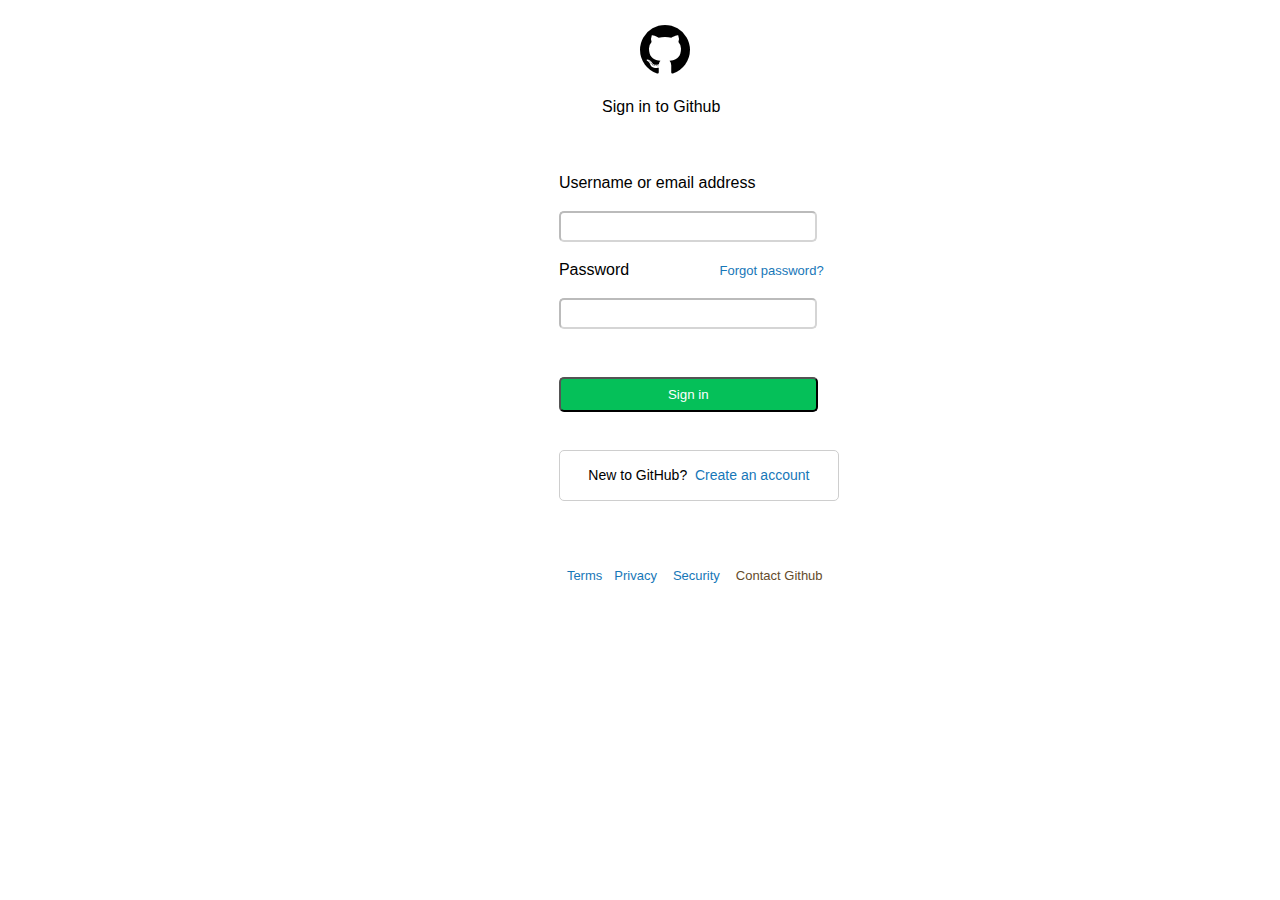
<file: github.html>
<!DOCTYPE html>
<html>
  <head>
    <meta name="viewport" content="width=device-width, initial-scale=1">
    <link rel="stylesheet"
    href="https://cdnjs.cloudflare.com/ajax/libs/font-awesome/4.7.0/css/font-awesome.min.css">
    <style>
      .new-button:hover{
        background-color: rgb(17, 141, 17);
        
      }
      .new-button{
        cursor: pointer;
      }
      .form{
        max-width: 280px;
        margin-left: 42%;
        border-radius: 5px;
        background-color:white;
        padding: 20px;
      
    </style>
    
  </head>
  <body style="line-height: 1.5;">
     <i class="fa fa-github" style="font-size: 58px; color:black; margin-left: 50%;margin-top: 1%;"></i>
     <p style="margin-left: 47%;font-family:-apple-system, BlinkMacSystemFont, 'Segoe UI', Roboto, Oxygen, Ubuntu, Cantarell, 'Open Sans', 'Helvetica Neue', sans-serif;">Sign in to Github</p>
     <div class="form">
     <form>
       <p style="margin-left: 0; font-family: -apple-system, BlinkMacSystemFont, 'Segoe UI', Roboto, Oxygen, Ubuntu, Cantarell, 'Open Sans', 'Helvetica Neue', sans-serif;">Username or email address</p>
       <input placeholder="" style="margin-left: 0;font-family: -apple-system, BlinkMacSystemFont, 'Segoe UI', Roboto, Oxygen, Ubuntu, Cantarell, 'Open Sans', 'Helvetica Neue', sans-serif; width: 250px; height:25px;opacity: 0.3;border-radius: 5px;"  required/>
       <p style="margin-left: 0;font-family: -apple-system, BlinkMacSystemFont, 'Segoe UI', Roboto, Oxygen, Ubuntu, Cantarell, 'Open Sans', 'Helvetica Neue', sans-serif;">Password<span> <a href="#", style="text-decoration: none; font-size:13px; padding-left: 86px;color: rgb(23, 119, 184);">Forgot password?</a></span></p>
       <input placeholder="" style="margin-left: 0;font-family: -apple-system, BlinkMacSystemFont, 'Segoe UI', Roboto, Oxygen, Ubuntu, Cantarell, 'Open Sans', 'Helvetica Neue', sans-serif; width: 250px;height: 25px;opacity: 0.3;border-radius: 5px;"></form>
     <br><br><button class="new-button"  style="background-color: rgb(5, 192, 89);border-radius: 5px; height:35px ; color: white; width:259px; font-family:-apple-system, BlinkMacSystemFont, 'Segoe UI', Roboto, Oxygen, Ubuntu, Cantarell, 'Open Sans', 'Helvetica Neue', sans-serif;">Sign in</button>
   <br><br><p style="border: 1px rgb(206, 206, 206) solid;border-radius: 5px; text-align: center;padding: 14px;font-family: -apple-system, BlinkMacSystemFont, 'Segoe UI', Roboto, Oxygen, Ubuntu, Cantarell, 'Open Sans', 'Helvetica Neue', sans-serif;font-size: 14px;">New to GitHub?&nbsp;&nbsp;<a href="#" style="color: rgb(23, 119, 184);text-decoration: none;">Create an account</a></p>
     <br><br>&nbsp;&nbsp<a href="#" style="font-size: small;text-decoration: none; font-family: -apple-system, BlinkMacSystemFont, 'Segoe UI', Roboto, Oxygen, Ubuntu, Cantarell, 'Open Sans', 'Helvetica Neue', sans-serif; color: rgb(23, 119, 184);">Terms</a>  &nbsp;&nbsp;<a href="#" style="font-size: small;font-family: -apple-system, BlinkMacSystemFont, 'Segoe UI', Roboto, Oxygen, Ubuntu, Cantarell, 'Open Sans', 'Helvetica Neue', sans-serif;text-decoration: none; color: rgb(23, 119, 184);">Privacy</a> &nbsp;&nbsp; <a href="#" style="font-size: small;font-family: -apple-system, BlinkMacSystemFont, 'Segoe UI', Roboto, Oxygen, Ubuntu, Cantarell, 'Open Sans', 'Helvetica Neue', sans-serif;text-decoration: none; color:rgb(23, 119, 184);">Security</a> &nbsp;&nbsp; <a href="#" style="font-size: small;text-decoration: none;color: rgb(100, 76, 43);font-family: -apple-system, BlinkMacSystemFont, 'Segoe UI', Roboto, Oxygen, Ubuntu, Cantarell, 'Open Sans', 'Helvetica Neue', sans-serif;">Contact Github</a>
    </div>
  </body>
</html>
</file>
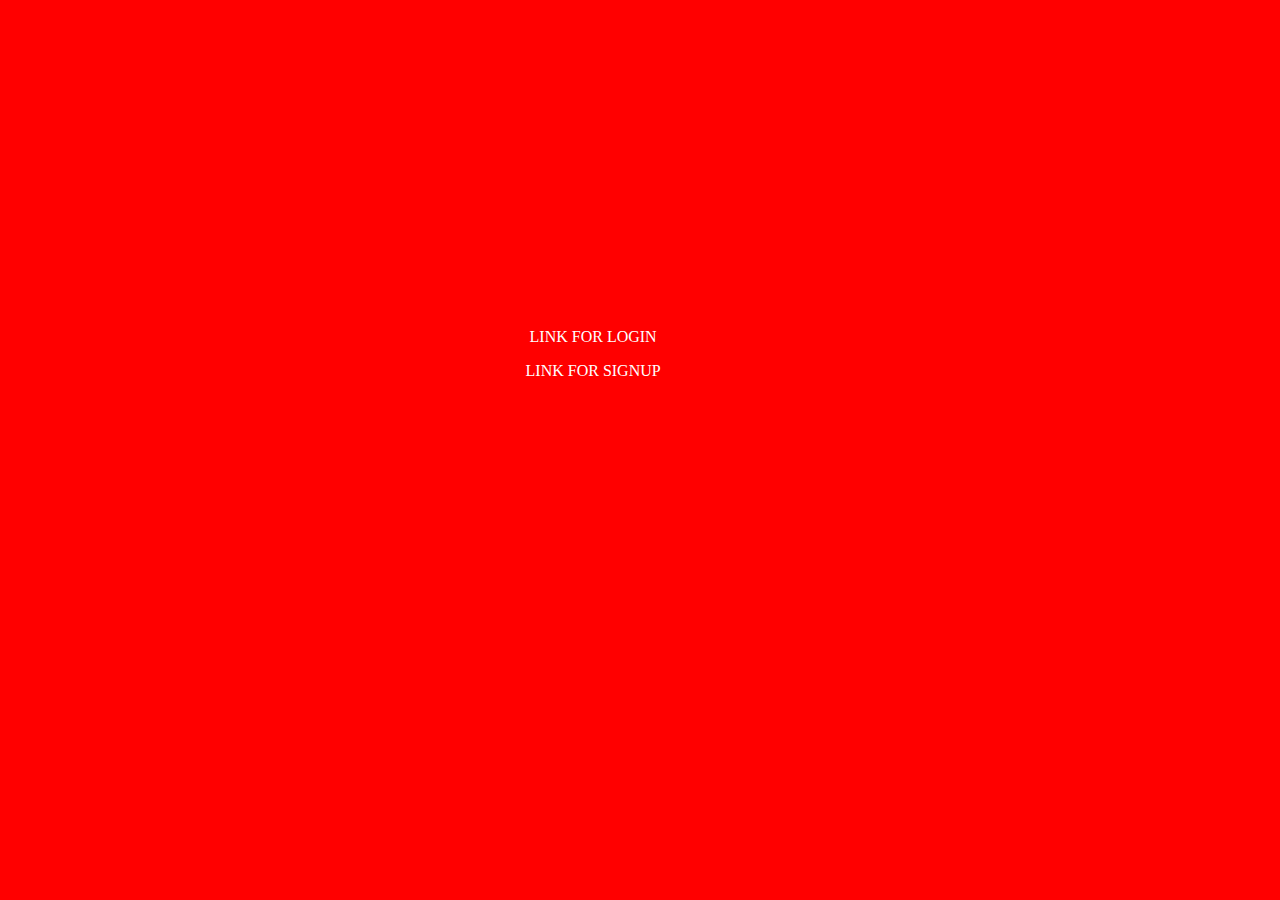
<file: LINK.html>
<html>
    <head>
        <body style="background-color:red; text-align: center; padding: 25%;background-image:url(https://promo.com/tools/image-resizer/static/Pattern_image-8c050053eab884e51b8599607865d112.jpg) ; ">
            <p style="color: white; text-align: center;">LINK FOR LOGIN<a style="color:red;" href="login.html">CLICK HERE</a></p>
            <P style="color: white;text-align: center;">LINK FOR SIGNUP<a style="color:red;" href="test.html">CLICK HERE</a></P>
        </body>
    </head>
</html>
</file>
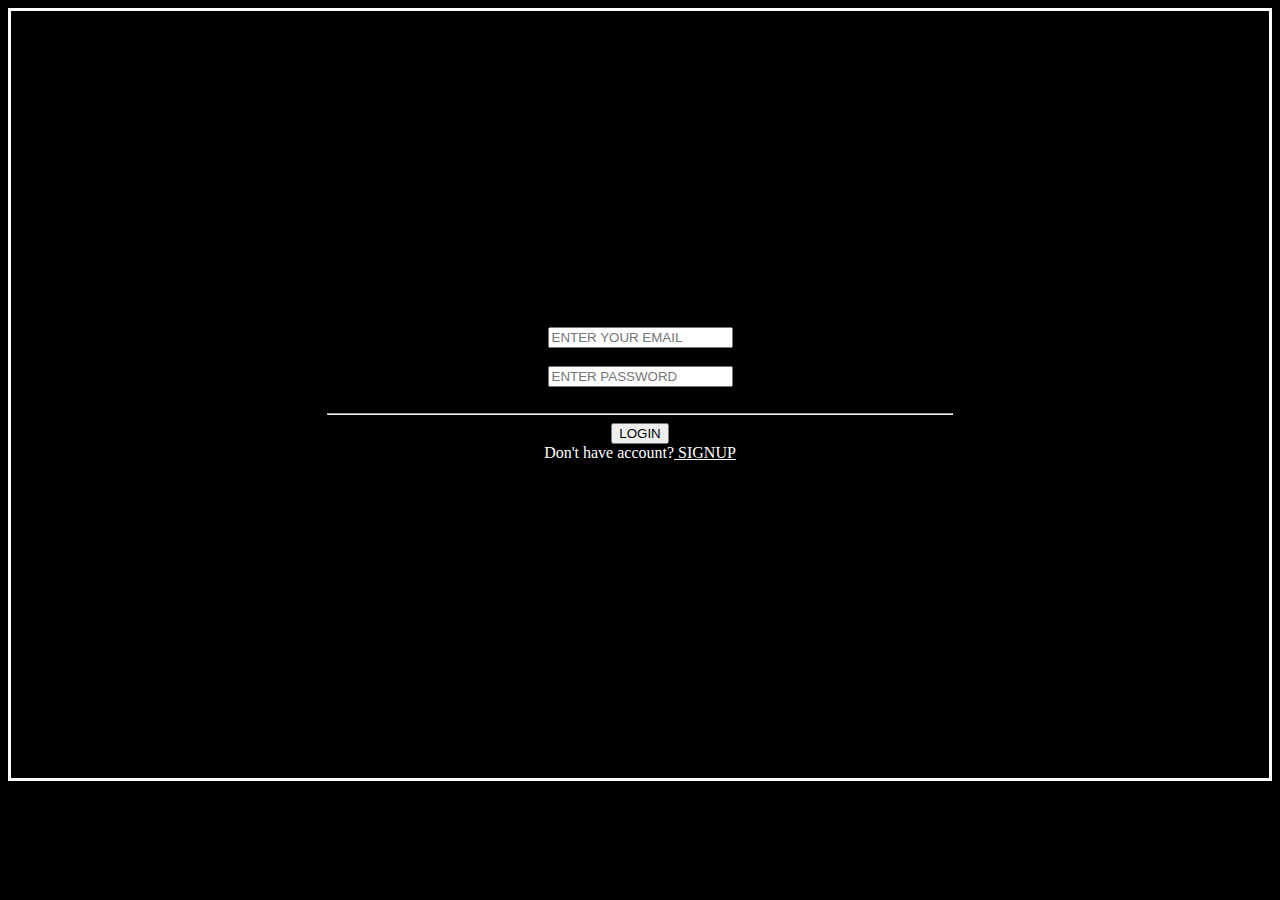
<file: login.html>
<html>

<head>
  <title> JIET WEBSITE </title>
</head>
<body
  style="background-color:black; background-image:url(https://images.unsplash.com/photo-1497250681960-ef046c08a56e?ixlib=rb-1.2.1&ixid=MnwxMjA3fDB8MHxzZWFyY2h8Mnx8ZmVybnxlbnwwfHwwfHw%3D&w=1000&q=80);background-position-x: center;background-repeat: no-repeat;">
  <form style="text-align: center; border-color: white; border-style: solid;padding: 25%;">
<input type="email" placeholder="ENTER YOUR EMAIL" required><br><br>
<input type="password" placeholder="ENTER PASSWORD" required><br><br>
<hr>
<input type="button" value="LOGIN" style="text-align: center;"><br>
<div style="color: white;">Don't have account?<a href="test.html" style="color: white;"> SIGNUP</a></div>




</form>



</body>
</html>
</file>
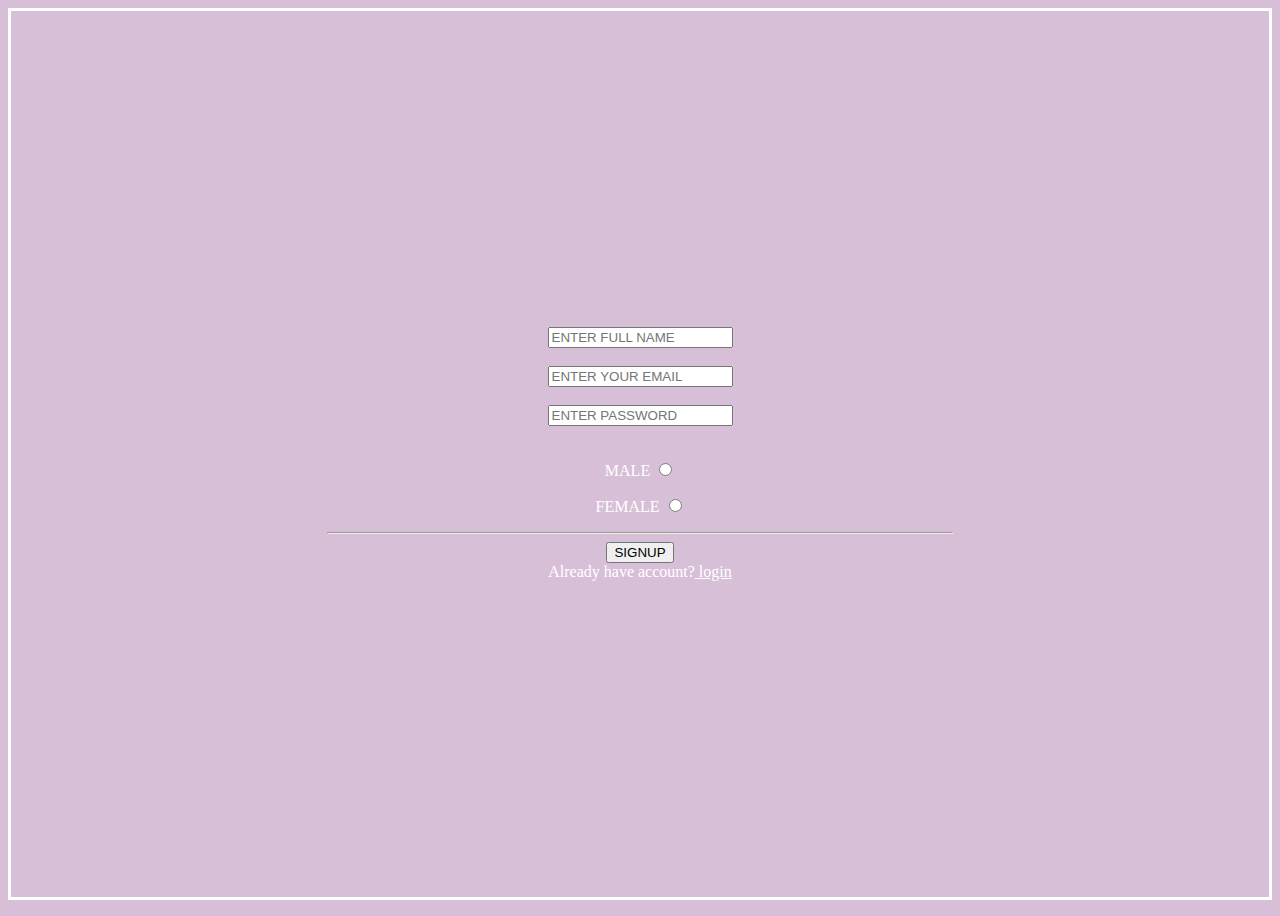
<file: test.html>
<html>
<head>
  <title> JIET WEBSITE </title>
</head>
<body
  style="background-color: thistle; background-image:url(https://i.pinimg.com/originals/af/8d/63/af8d63a477078732b79ff9d9fc60873f.jpg);;background-position-x: center;background-repeat: no-repeat;">
 <div> <form style="text-align: center; border-color: white; border-style: solid;padding: 25%;">
<input type="text" placeholder="ENTER FULL NAME" required/><br><br>
<input type="email" placeholder="ENTER YOUR EMAIL" required/> <br><br>
<input type="password" placeholder="ENTER PASSWORD" required/> <br><br>
<P style="color: white;">MALE <input type="radio" name="status"> </P> 
<p style="color: white;">FEMALE <input type="radio" name="status"></p>
<hr>
<input type="button" onclick="submitform()";   value="SIGNUP" style="text-align: center;"><br>
<div style="color: white;">Already have account?<a href="login.html" style="color: white;"> login</a></div>
</div>



</form>



</body>
</html>
</file>
